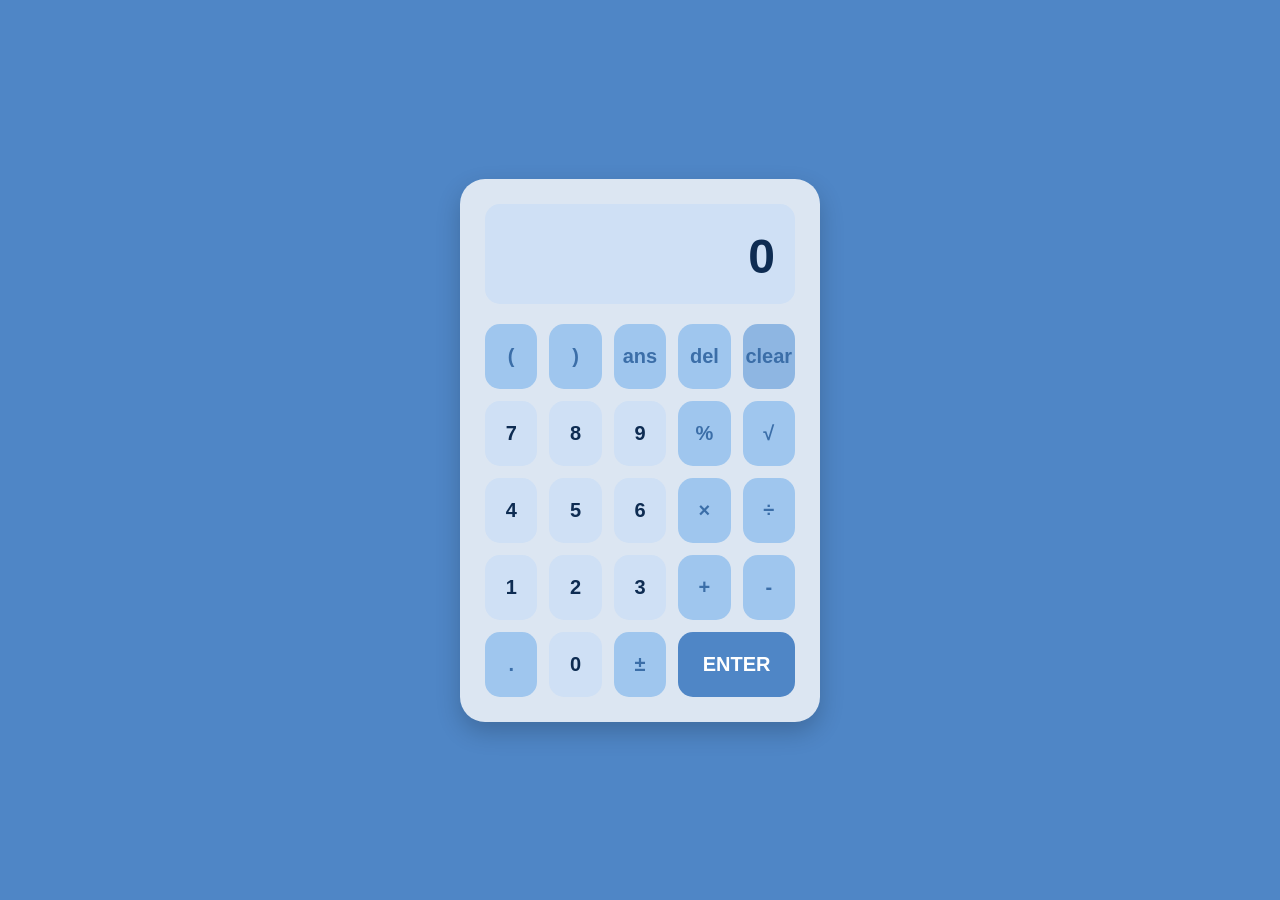
<file: Calculator/calculator.html>
<!DOCTYPE html>
<html lang="en">
<head>
  <meta charset="UTF-8" />
  <meta name="viewport" content="width=device-width, initial-scale=1.0" />
  <title>Calculator</title>
  <link rel="stylesheet" href="calculator.css" />
</head>
<body>

  <div class="calculator">

    <div class="display">
      <div id="expression" class="expression"></div>
      <div id="result" class="result">0</div>
    </div>

    <div class="buttons">

      <button class="btn operator">(</button>
      <button class="btn operator">)</button>
      <button class="btn operator">ans</button>
      <button class="btn operator">del</button>
      <button class="btn operator clear">clear</button>

      <button class="btn">7</button>
      <button class="btn">8</button>
      <button class="btn">9</button>
      <button class="btn operator">%</button>
      <button class="btn operator">√</button>

      <button class="btn">4</button>
      <button class="btn">5</button>
      <button class="btn">6</button>
      <button class="btn operator">×</button>
      <button class="btn operator">÷</button>

      <button class="btn">1</button>
      <button class="btn">2</button>
      <button class="btn">3</button>
      <button class="btn operator">+</button>
      <button class="btn operator">-</button>

      <button class="btn operator">.</button>
      <button class="btn zero">0</button>
      <button class="btn operator">±</button>
      <button class="btn equal">ENTER</button>

    </div>
  </div>

  <script src="calculator.js"></script>
</body>
</html>
</file>
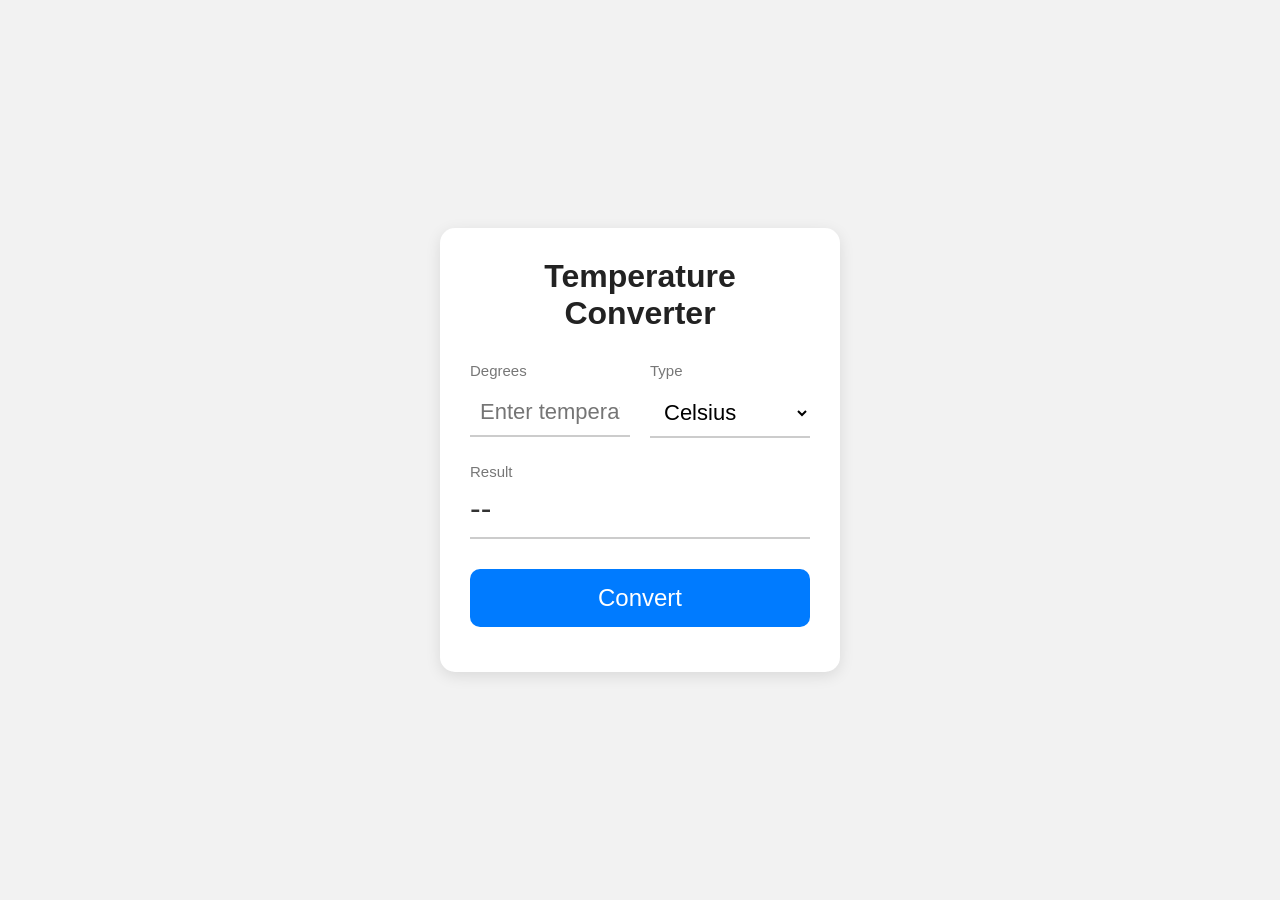
<file: Temperature/temp.html>
<!-- index.html -->
<!DOCTYPE html>
<html lang="en">
<head>
  <meta charset="UTF-8" />
  <meta name="viewport" content="width=device-width, initial-scale=1.0"/>
  <title>Temperature Converter</title>
  <link rel="stylesheet" href="temp.css" />
</head>
<body>

  <div class="container">
    <h1>Temperature Converter</h1>

    <div class="input-group">
      <div class="field">
        <label for="temperature">Degrees</label>
        <input type="text" id="temperature" placeholder="Enter temperature">
      </div>

      <div class="field">
        <label for="unit">Type</label>
        <select id="unit">
          <option value="celsius">Celsius</option>
          <option value="fahrenheit">Fahrenheit</option>
          <option value="kelvin">Kelvin</option>
        </select>
      </div>
    </div>

    <div class="result-box">
      <label>Result</label>
      <p id="result">--</p>
    </div>

    <button id="convertBtn">Convert</button>

    <p id="error"></p>
  </div>

  <script src="temp.js"></script>
</body>
</html>
</file>
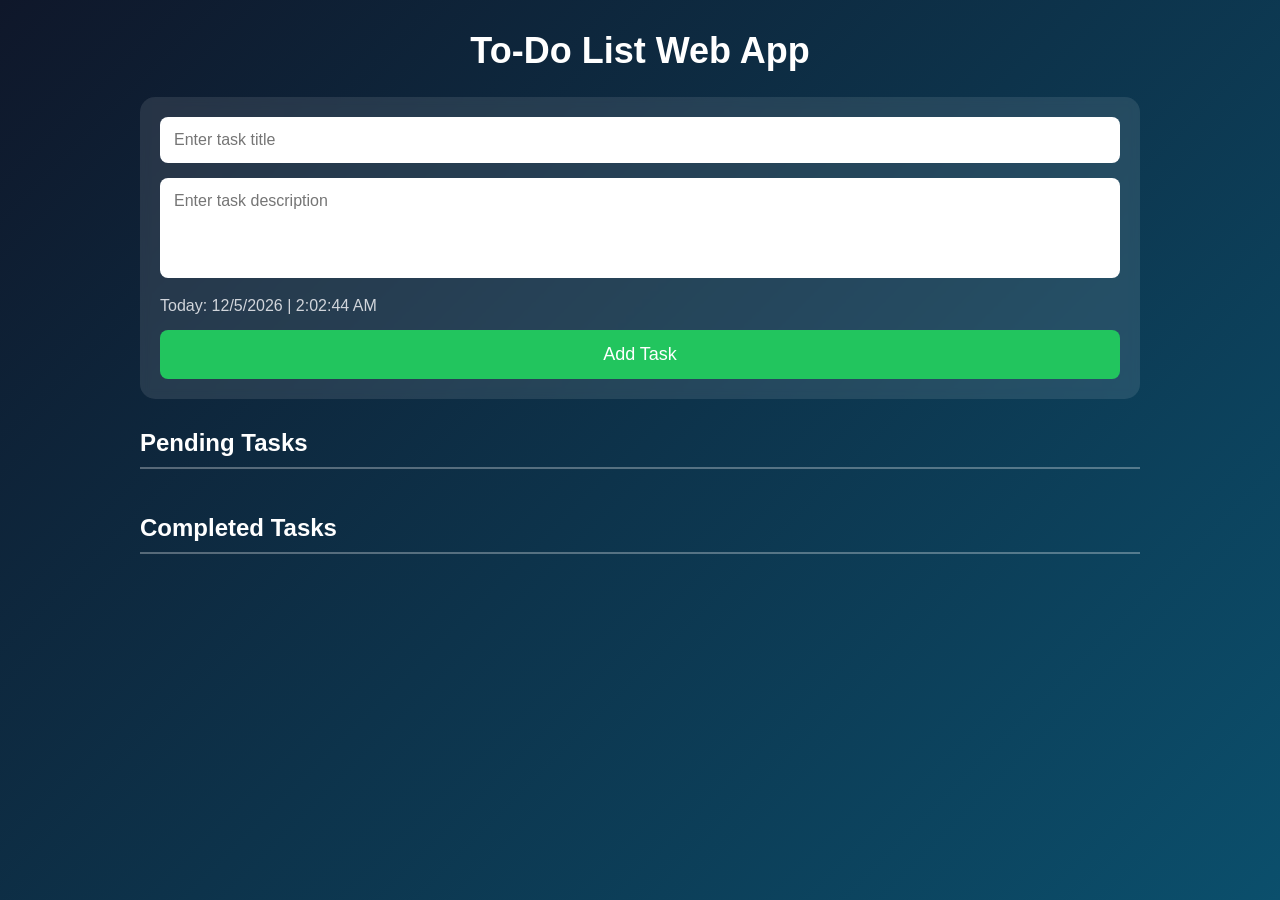
<file: To-do webapp/Todo.html>
<!DOCTYPE html>
<html lang="en">
<head>
  <meta charset="UTF-8" />
  <meta name="viewport" content="width=device-width, initial-scale=1.0"/>
  <title>To-Do Web App</title>
  <link rel="stylesheet" href="Todo.css" />
</head>
<body>

  <div class="container">
    <h1>To-Do List Web App</h1>

    <!-- Add Task Form -->
    <div class="task-form">
      <input type="text" id="taskInput" placeholder="Enter task title" />
      <textarea id="taskDesc" placeholder="Enter task description"></textarea>

      <div class="date-time">
        <span id="currentDate"></span>
      </div>

      <button id="addTaskBtn">Add Task</button>
    </div>

    <!-- Pending Tasks -->
    <div class="task-section">
      <h2>Pending Tasks</h2>
      <div id="pendingTasks" class="task-list"></div>
    </div>

    <!-- Completed Tasks -->
    <div class="task-section">
      <h2>Completed Tasks</h2>
      <div id="completedTasks" class="task-list"></div>
    </div>
  </div>

  <script src="Todo.js"></script>
</body>
</html>
</file>
<file: Calculator/calculator.css>
* {
  margin: 0;
  padding: 0;
  box-sizing: border-box;
  font-family: Arial, Helvetica, sans-serif;
}

body {
  height: 100vh;
  display: flex;
  justify-content: center;
  align-items: center;
  background: #4f86c6;
}

.calculator {
  background: #dce6f2;
  padding: 25px;
  border-radius: 25px;
  width: 360px;
  box-shadow: 0 10px 25px rgba(0, 0, 0, 0.2);
}

.display {
  background: #cfe0f5;
  border-radius: 15px;
  padding: 20px;
  margin-bottom: 20px;
  min-height: 100px;
  display: flex;
  flex-direction: column;
  justify-content: space-between;
  overflow: hidden;
}

.expression {
  font-size: 18px;
  color: #4f86c6;
  word-wrap: break-word;
}

.result {
  font-size: 48px;
  text-align: right;
  color: #0e2c52;
  font-weight: bold;
}

.buttons {
  display: grid;
  grid-template-columns: repeat(5, 1fr);
  gap: 12px;
}

.btn {
  height: 65px;
  border: none;
  border-radius: 15px;
  background: #cfe0f5;
  color: #0e2c52;
  font-size: 20px;
  font-weight: bold;
  cursor: pointer;
  transition: 0.2s;
}

.btn:hover {
  background: #b6d2f1;
  transform: scale(1.03);
}

.operator {
  background: #9fc6ee;
  color: #3b6ea8;
}

.equal {
  grid-column: span 2;
  background: #4f86c6;
  color: white;
}



.equal:hover {
  background: #3e74b3;
}

.clear {
  background: #8eb6e2;
}

.zero {
  grid-column: span 1;
}
</file>
<file: Temperature/temp.css>
* {
  margin: 0;
  padding: 0;
  box-sizing: border-box;
  font-family: Arial, sans-serif;
}

body {
  background: #f2f2f2;
  height: 100vh;
  display: flex;
  justify-content: center;
  align-items: center;
}

.container {
  background: white;
  width: 400px;
  padding: 30px;
  border-radius: 15px;
  box-shadow: 0 4px 15px rgba(0,0,0,0.1);
}

h1 {
  text-align: center;
  margin-bottom: 30px;
  color: #222;
}

.input-group {
  display: flex;
  gap: 20px;
  margin-bottom: 25px;
}

.field {
  flex: 1;
}

label {
  display: block;
  margin-bottom: 10px;
  color: #777;
  font-size: 15px;
}

input,
select {
  width: 100%;
  padding: 10px;
  border: none;
  border-bottom: 2px solid #ccc;
  font-size: 22px;
  outline: none;
  background: transparent;
}

.result-box {
  margin-bottom: 30px;
}

.result-box p {
  font-size: 32px;
  margin-top: 10px;
  border-bottom: 2px solid #ccc;
  padding-bottom: 10px;
  color: #333;
}

button {
  width: 100%;
  padding: 15px;
  background: #007bff;
  border: none;
  border-radius: 10px;
  color: white;
  font-size: 24px;
  cursor: pointer;
  transition: 0.3s;
}

button:hover {
  background: #0056cc;
}

#error {
  color: red;
  margin-top: 15px;
  text-align: center;
}
</file>
<file: To-do webapp/Todo.css>
* {
  margin: 0;
  padding: 0;
  box-sizing: border-box;
  font-family: Arial, sans-serif;
}

body {
  min-height: 100vh;
  background: linear-gradient(135deg, #0f172a, #0b4f6c);
  display: flex;
  justify-content: center;
  padding: 30px;
  color: white;
}

.container {
  width: 100%;
  max-width: 1000px;
}

h1 {
  text-align: center;
  margin-bottom: 25px;
  font-size: 36px;
}

.task-form {
  background: rgba(255, 255, 255, 0.1);
  padding: 20px;
  border-radius: 15px;
  backdrop-filter: blur(5px);
  margin-bottom: 30px;
}

.task-form input,
.task-form textarea {
  width: 100%;
  padding: 14px;
  margin-bottom: 15px;
  border: none;
  border-radius: 8px;
  font-size: 16px;
}

.task-form textarea {
  resize: none;
  height: 100px;
}

.date-time {
  margin-bottom: 15px;
  color: #d1d5db;
}

.task-form button {
  width: 100%;
  padding: 14px;
  border: none;
  border-radius: 8px;
  background: #22c55e;
  color: white;
  font-size: 18px;
  cursor: pointer;
  transition: 0.3s;
}

.task-form button:hover {
  background: #16a34a;
}

.task-section {
  margin-bottom: 30px;
}

.task-section h2 {
  margin-bottom: 15px;
  border-bottom: 2px solid rgba(255,255,255,0.3);
  padding-bottom: 10px;
}

.task-list {
  display: flex;
  flex-direction: column;
  gap: 15px;
}

.task-card {
  background: white;
  color: #111827;
  padding: 18px;
  border-radius: 12px;
  display: flex;
  justify-content: space-between;
  align-items: flex-start;
  gap: 15px;
}

.task-content {
  flex: 1;
}

.task-content h3 {
  margin-bottom: 8px;
}

.task-content p {
  margin-bottom: 8px;
  color: #374151;
}

.task-time {
  font-size: 13px;
  color: #6b7280;
}

.task-actions {
  display: flex;
  gap: 10px;
  flex-wrap: wrap;
}

.task-actions button {
  border: none;
  padding: 10px 14px;
  border-radius: 6px;
  color: white;
  cursor: pointer;
  transition: 0.3s;
}

.complete-btn {
  background: #22c55e;
}

.complete-btn:hover {
  background: #15803d;
}

.edit-btn {
  background: #3b82f6;
}

.edit-btn:hover {
  background: #1d4ed8;
}

.delete-btn {
  background: #ef4444;
}

.delete-btn:hover {
  background: #b91c1c;
}

.completed {
  opacity: 0.8;
  border-left: 6px solid #22c55e;
}

@media (max-width: 768px) {
  .task-card {
    flex-direction: column;
  }

  .task-actions {
    width: 100%;
  }

  .task-actions button {
    flex: 1;
  }
}
</file>
